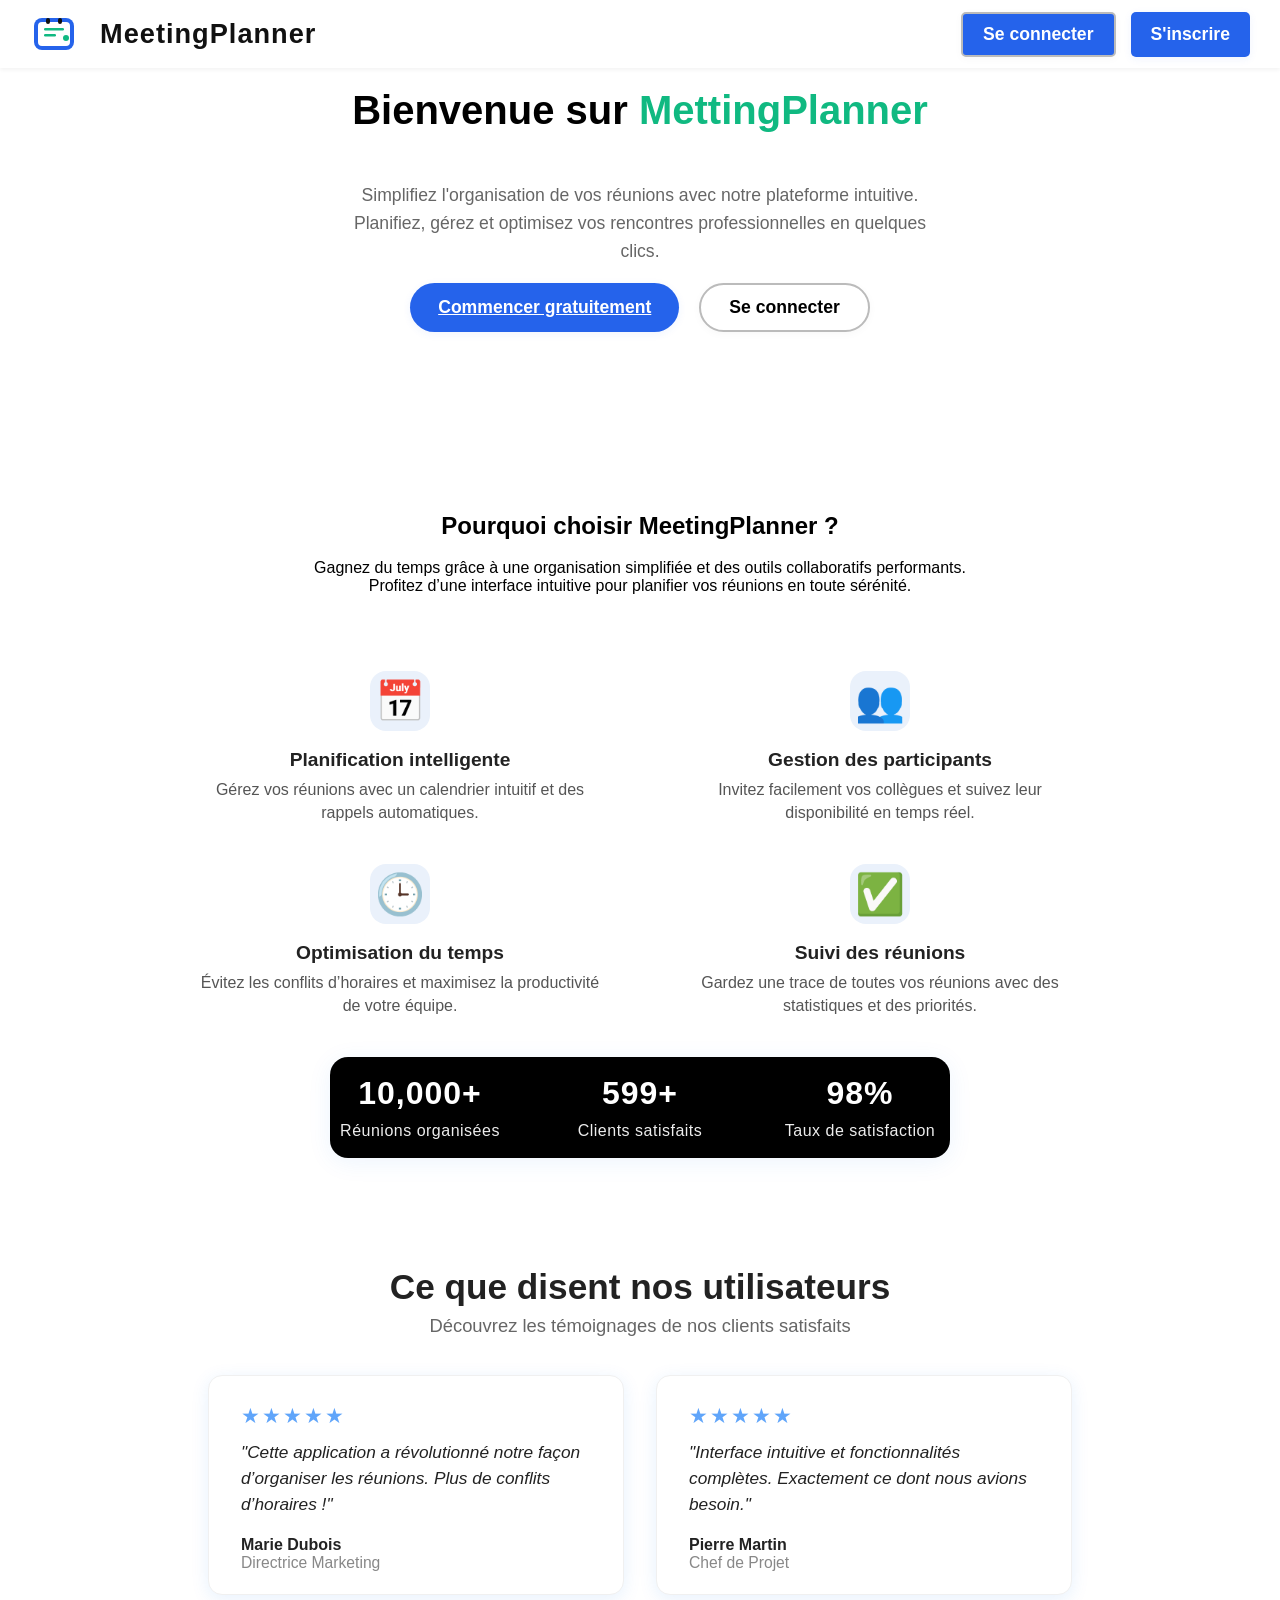
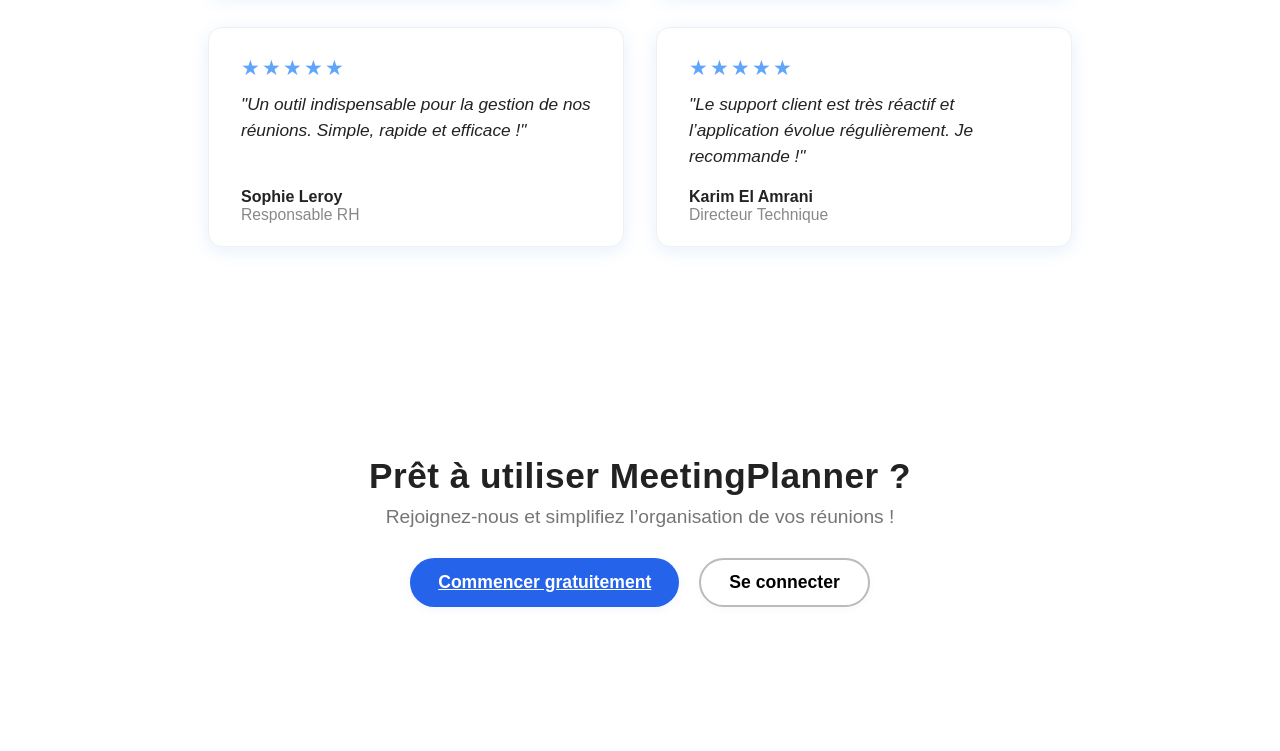
<file: projet gestion de reunion/index.html>
<!DOCTYPE html>
<html lang="fr">
<head>
    <meta charset="UTF-8">
    <title>Accueil BUTEC</title>
    <link rel="stylesheet" href="main.css">
</head>
<body>
    <div class="header">
        <div class="logo-section">
            <svg width="48" height="48" viewBox="0 0 48 48" fill="none" xmlns="http://www.w3.org/2000/svg" style="vertical-align:middle;">
              <rect x="4" y="8" width="40" height="32" rx="8" fill="#2563eb"/>
              <rect x="8" y="12" width="32" height="24" rx="4" fill="#fff"/>
              <rect x="14" y="18" width="20" height="2.5" rx="1.25" fill="#10b981"/>
              <rect x="14" y="24" width="12" height="2.5" rx="1.25" fill="#10b981"/>
              <circle cx="36" cy="28" r="3" fill="#10b981"/>
              <rect x="16" y="8" width="4" height="6" rx="2" fill="#111"/>
              <rect x="28" y="8" width="4" height="6" rx="2" fill="#111"/>
            </svg>
            <span style="font-family:Montserrat,sans-serif; font-size:1.7em; font-weight:700; color:#111; margin-left:12px; vertical-align:middle; letter-spacing:1px;">MeetingPlanner</span>
        </div>
        <div class="actions">
            <a href="login.php" class="btn-secondary" rel="noopener noreferrer">Se connecter</a>
            <a href="register.html" class="btn-primary" rel="noopener noreferrer">S'inscrire</a>
        </div>
    </div>
    
    <div class="main-content">
        <h1><span class="welcome-text">Bienvenue sur</span> <span class="app-name">MettingPlanner</span></h1>
        <div class="definition">
            <p>Simplifiez l'organisation de vos réunions avec notre plateforme intuitive.<br>Planifiez, gérez et optimisez vos rencontres professionnelles en quelques clics.</p>
        </div>
        <div class="cta-buttons">
            <a href="register.html" class="btn-primary" rel="noopener noreferrer">Commencer gratuitement</a>
            <a href="login.php" class="btn-secondary" rel="noopener noreferrer">Se connecter</a>
        </div>
        <div class="why-section">
            <h2>Pourquoi choisir MeetingPlanner&nbsp;?</h2>
            <p>Gagnez du temps grâce à une organisation simplifiée et des outils collaboratifs performants.<br>Profitez d’une interface intuitive pour planifier vos réunions en toute sérénité.</p>
        </div>
        <div class="features-grid">
            <div class="feature-block">
                <div class="feature-icon">📅</div>
                <div class="feature-title">Planification intelligente</div>
                <div class="feature-desc">Gérez vos réunions avec un calendrier intuitif et des rappels automatiques.</div>
            </div>
            <div class="feature-block">
                <div class="feature-icon">👥</div>
                <div class="feature-title">Gestion des participants</div>
                <div class="feature-desc">Invitez facilement vos collègues et suivez leur disponibilité en temps réel.</div>
            </div>
            <div class="feature-block">
                <div class="feature-icon">🕒</div>
                <div class="feature-title">Optimisation du temps</div>
                <div class="feature-desc">Évitez les conflits d’horaires et maximisez la productivité de votre équipe.</div>
            </div>
            <div class="feature-block">
                <div class="feature-icon">✅</div>
                <div class="feature-title">Suivi des réunions</div>
                <div class="feature-desc">Gardez une trace de toutes vos réunions avec des statistiques et des priorités.</div>
            </div>
        </div>
       
        <div class="stats-section">
    <div class="stat-block">
        <div class="stat-number">10,000+</div>
        <div class="stat-label">Réunions organisées</div>
    </div>
    <div class="stat-block">
        <div class="stat-number">599+</div>
        <div class="stat-label">Clients satisfaits</div>
    </div>
  
    <div class="stat-block">
        <div class="stat-number">98%</div>
        <div class="stat-label">Taux de satisfaction</div>
    </div>
</div>
    </div>
    <div class="avis-section">
        <h2 class="avis-titre">Ce que disent nos utilisateurs</h2>
        <div class="avis-soustitre">Découvrez les témoignages de nos clients satisfaits</div>
        <div class="avis-grid">
            <div class="avis-block">
                <div class="avis-stars">★★★★★</div>
                <div class="avis-text">
                    "Cette application a révolutionné notre façon d’organiser les réunions. Plus de conflits d’horaires !"
                </div>
                <div class="avis-user">
                    <span class="avis-nom">Marie Dubois</span><br>
                    <span class="avis-fonction">Directrice Marketing</span>
                </div>
            </div>
            <div class="avis-block">
                <div class="avis-stars">★★★★★</div>
                <div class="avis-text">
                    "Interface intuitive et fonctionnalités complètes. Exactement ce dont nous avions besoin."
                </div>
                <div class="avis-user">
                    <span class="avis-nom">Pierre Martin</span><br>
                    <span class="avis-fonction">Chef de Projet</span>
                </div>
            </div>
            <div class="avis-block">
                <div class="avis-stars">★★★★★</div>
                <div class="avis-text">
                    "Un outil indispensable pour la gestion de nos réunions. Simple, rapide et efficace !"
                </div>
                <div class="avis-user">
                    <span class="avis-nom">Sophie Leroy</span><br>
                    <span class="avis-fonction">Responsable RH</span>
                </div>
            </div>
            <div class="avis-block">
                <div class="avis-stars">★★★★★</div>
                <div class="avis-text">
                    "Le support client est très réactif et l’application évolue régulièrement. Je recommande !"
                </div>
                <div class="avis-user">
                    <span class="avis-nom">Karim El Amrani</span><br>
                    <span class="avis-fonction">Directeur Technique</span>
                </div>
            </div>
        </div>
    </div>
    <div class="cta-section">
   
    <div class="cta-accroche">
    <span class="cta-titre">Prêt à utiliser MeetingPlanner&nbsp;?</span>
    <span class="cta-soustitre">Rejoignez-nous et simplifiez l’organisation de vos réunions&nbsp;!</span>
    <div class="cta-buttons">
        <a href="register.html" class="btn-primary" rel="noopener noreferrer">Commencer gratuitement</a>
        <a href="login.php" class="btn-secondary" rel="noopener noreferrer">Se connecter</a>
    </div>
</div>
    </div>
</body>
</html>
</file>
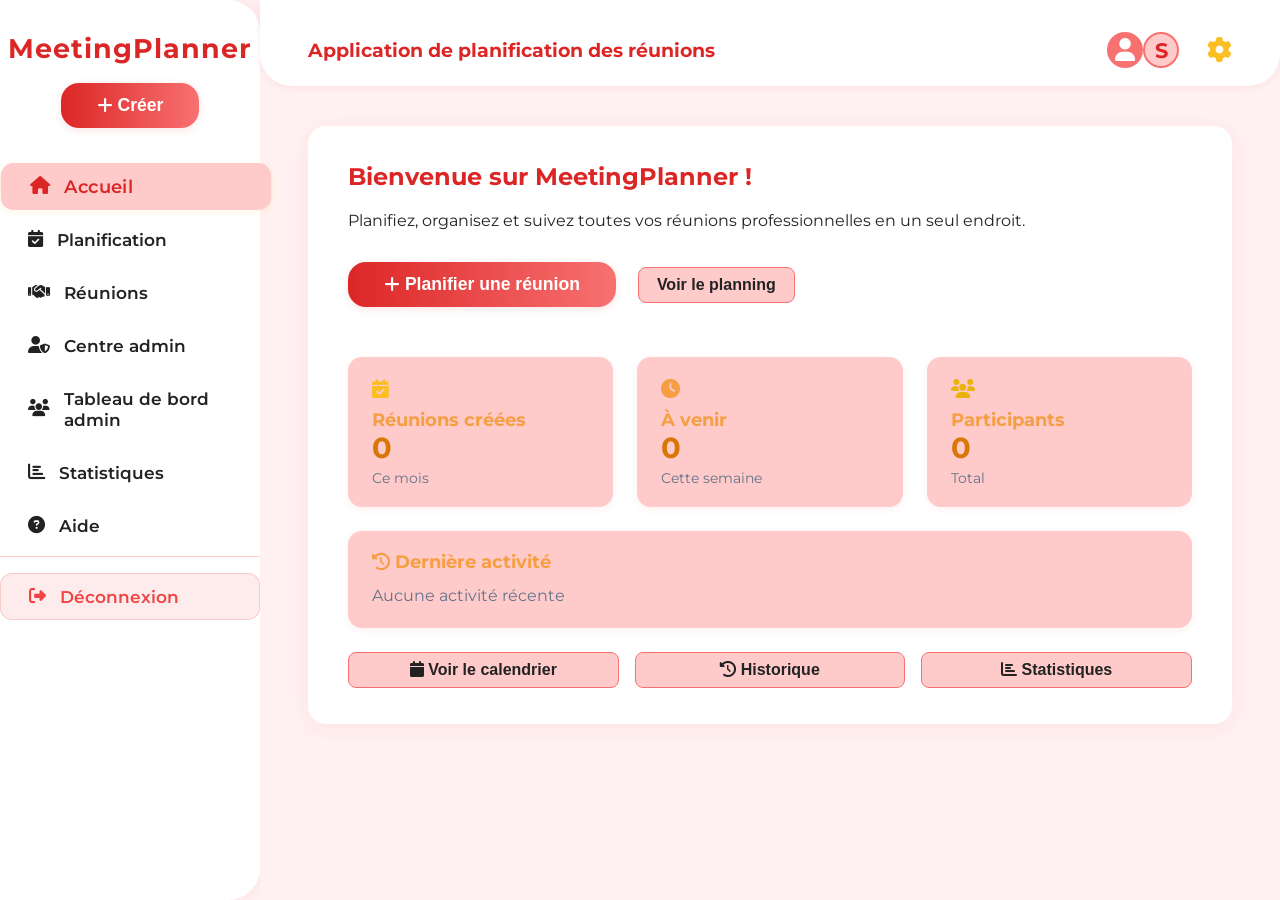
<file: projet gestion de reunion/dashboard.html>
<!DOCTYPE html>
<html lang="fr">
<head>
    <meta charset="UTF-8">
    <meta name="viewport" content="width=device-width, initial-scale=1.0">
    <title>MeetingPlanner - Dashboard</title>
    <link rel="stylesheet" href="dashboard.css">
    <link rel="stylesheet" href="https://cdnjs.cloudflare.com/ajax/libs/font-awesome/6.4.2/css/all.min.css">
</head>
<body>
    <div class="dashboard-wrapper">
        <aside class="sidebar">
            <div class="sidebar-header">
                <span class="sidebar-title">MeetingPlanner</span>
                <button class="btn-create" id="open-create-modal"><i class="fa fa-plus"></i> Créer</button>
            </div>
            <ul class="sidebar-menu">
                <li><a href="#" class="active" data-section="accueil"><i class="fa fa-home"></i> Accueil</a></li>
                <li><a href="#" data-section="planification"><i class="fa fa-calendar-check"></i> Planification</a></li>
                <li><a href="#" data-section="reunions"><i class="fa fa-handshake"></i> Réunions</a></li>
                <li><a href="#" data-section="centre-admin"><i class="fa fa-user-shield"></i> Centre admin</a></li>
                <li><a href="#" data-section="tableau-admin"><i class="fa fa-users"></i> Tableau de bord admin</a></li>
                <li><a href="#" data-section="statistiques"><i class="fa fa-chart-bar"></i> Statistiques</a></li>
                <li><a href="#" data-section="aide"><i class="fa fa-question-circle"></i> Aide</a></li>
                <li class="deconnexion-item"><a href="#" id="deconnexion-btn"><i class="fa fa-sign-out-alt"></i> Déconnexion</a></li>
            </ul>
        </aside>
        <main class="main-content">
            <header class="main-header">
                <span class="main-title">Application de planification des réunions</span>
                <div class="main-profile">
                    <span class="profile-icon"><i class="fa fa-user"></i></span>
                    <span class="profile-initial">S</span>
                    <span class="settings-icon" id="go-settings" style="margin-left:18px; cursor:pointer; font-size:1.3em; color:#fbbf24;" title="Paramètres"><i class="fa fa-cog"></i></span>
                </div>
            </header>
            <!-- Accueil -->
            <section id="accueil" class="section active">
                <div class="welcome-card">
                    <h1>Bienvenue sur MeetingPlanner !</h1>
                    <p>Planifiez, organisez et suivez toutes vos réunions professionnelles en un seul endroit.</p>
                    <div style="margin-top:32px;">
                        <button class="btn-create" id="open-create-modal-accueil"><i class="fa fa-plus"></i> Planifier une réunion</button>
                        <button class="btn-copy" style="margin-left:18px;">Voir le planning</button>
                    </div>
                    <div style="display:flex; gap:24px; margin-top:32px;">
                        <div class="stats-card" style="flex:1;">
                            <div style="font-size:1.2em; color:#fbbf24; margin-bottom:8px;"><i class="fa fa-calendar-check"></i></div>
                            <div style="font-size:1.1em; font-weight:bold; color:#f59e42;">Réunions créées</div>
                            <div style="font-size:1.8em; font-weight:bold; color:#d97706;">0</div>
                            <div style="font-size:0.9em; color:#64748b; margin-top:4px;">Ce mois</div>
                        </div>
                        <div class="stats-card" style="flex:1;">
                            <div style="font-size:1.2em; color:#f59e42; margin-bottom:8px;"><i class="fa fa-clock"></i></div>
                            <div style="font-size:1.1em; font-weight:bold; color:#f59e42;">À venir</div>
                            <div style="font-size:1.8em; font-weight:bold; color:#d97706;">0</div>
                            <div style="font-size:0.9em; color:#64748b; margin-top:4px;">Cette semaine</div>
                        </div>
                        <div class="stats-card" style="flex:1;">
                            <div style="font-size:1.2em; color:#eab308; margin-bottom:8px;"><i class="fa fa-users"></i></div>
                            <div style="font-size:1.1em; font-weight:bold; color:#f59e42;">Participants</div>
                            <div style="font-size:1.8em; font-weight:bold; color:#d97706;">0</div>
                            <div style="font-size:0.9em; color:#64748b; margin-top:4px;">Total</div>
                        </div>
                    </div>
                    <div class="stats-card" style="margin-top:24px;">
                        <div style="font-size:1.1em; font-weight:bold; color:#f59e42; margin-bottom:12px;"><i class="fa fa-history"></i> Dernière activité</div>
                        <div style="color:#64748b; line-height:1.5;">
                            <div>Aucune activité récente</div>
                        </div>
                    </div>
                    <div style="display:flex; gap:16px; margin-top:24px;">
                        <button class="btn-copy" style="flex:1;"><i class="fa fa-calendar"></i> Voir le calendrier</button>
                        <button class="btn-copy" style="flex:1;"><i class="fa fa-history"></i> Historique</button>
                        <button class="btn-copy" style="flex:1;"><i class="fa fa-chart-bar"></i> Statistiques</button>
                    </div>
                </div>
            </section>
            <!-- Planification -->
            <section id="planification" class="section">
                <div class="planif-header">
                    <h2>Planification <span class="info-icon" title="Gérez vos réunions à venir"><i class="fa fa-question-circle"></i></span></h2>
                    <input type="text" class="search-bar" placeholder="Rechercher une réunion à venir">
                </div>
                <div style="margin-bottom:24px;">
                    <button class="btn-create" id="open-create-modal-planif"><i class="fa fa-plus"></i> Créer une réunion</button>
                </div>
                <div class="meeting-list">
                    <div class="meeting-card">
                        <div class="meeting-card-left"></div>
                        <div class="meeting-card-content">
                            <div class="meeting-title-row">
                                <span class="meeting-title"><b>Réunion projet Alpha</b></span>
                                <span style="margin-left:auto; color:#64748b;">10 juin 2024, 10:00</span>
                            </div>
                            <div class="meeting-details">Google Meet · En ligne · Participants : Sarah, Ali, Samira</div>
                            <div class="meeting-actions">
                                <a href="#" class="meeting-link">Voir</a>
                                <button class="btn-copy">Annuler</button>
                            </div>
                        </div>
                    </div>
                    <div class="meeting-card">
                        <div class="meeting-card-left"></div>
                        <div class="meeting-card-content">
                            <div class="meeting-title-row">
                                <span class="meeting-title"><b>Réunion d'équipe</b></span>
                                <span style="margin-left:auto; color:#64748b;">12 juin 2024, 14:00</span>
                            </div>
                            <div class="meeting-details">Teams · Salle 2 · Participants : Équipe projet</div>
                            <div class="meeting-actions">
                                <a href="#" class="meeting-link">Voir</a>
                                <button class="btn-copy">Annuler</button>
                            </div>
                        </div>
                    </div>
                </div>
            </section>
            <!-- Réunions -->
            <section id="reunions" class="section">
                <div class="welcome-card">
                    <h2>Historique des réunions</h2>
                    <table style="width:100%; border-collapse:collapse; margin-top:18px;">
                        <thead>
                            <tr style="background:#fffbe6; color:#f59e42;">
                                <th style="padding:10px 8px; text-align:left;">Titre</th>
                                <th style="padding:10px 8px; text-align:left;">Date</th>
                                <th style="padding:10px 8px; text-align:left;">Statut</th>
                                <th style="padding:10px 8px; text-align:left;">Actions</th>
                            </tr>
                        </thead>
                        <tbody>
                            <tr>
                                <td>Réunion projet Alpha</td>
                                <td>05 juin 2024, 09:00</td>
                                <td><span style="color:#64748b; font-weight:bold;">Terminée</span></td>
                                <td><a href="#" class="meeting-link">Voir les détails</a></td>
                            </tr>
                            <tr>
                                <td>Réunion d'équipe</td>
                                <td>01 juin 2024, 14:00</td>
                                <td><span style="color:#64748b; font-weight:bold;">Terminée</span></td>
                                <td><a href="#" class="meeting-link">Voir les détails</a></td>
                            </tr>
                        </tbody>
                    </table>
                </div>
            </section>
            <!-- Centre admin -->
            <section id="centre-admin" class="section">
                <div class="welcome-card">
                    <h2>Gestion des utilisateurs</h2>
                    <table style="width:100%; border-collapse:collapse; margin-top:18px;">
                        <thead>
                            <tr style="background:#fffbe6; color:#f59e42;">
                                <th style="padding:10px 8px; text-align:left;">Nom</th>
                                <th style="padding:10px 8px; text-align:left;">Email</th>
                                <th style="padding:10px 8px; text-align:left;">Rôle</th>
                                <th style="padding:10px 8px; text-align:left;">Actions</th>
                            </tr>
                        </thead>
                        <tbody>
                        </tbody>
                    </table>
                    <div style="margin-top:24px;">
                        <button class="btn-create" id="btn-ajouter-user"><i class="fa fa-user-plus"></i> Ajouter un utilisateur</button>
                    </div>
                </div>
            </section>
            <!-- Tableau admin -->
            <section id="tableau-admin" class="section">
                <div class="welcome-card">
                    <h2>Tableau de bord admin</h2>
                    <div style="display:flex; gap:32px; margin-top:32px;">
                        <div style="background:#fffbe6; border-radius:14px; padding:24px 32px; box-shadow:0 2px 8px #fbbf2422;">
                            <div style="font-size:2em; color:#fbbf24;"><i class="fa fa-users"></i></div>
                            <div style="font-size:1.3em; font-weight:bold;">0</div>
                            <div>Utilisateurs inscrits</div>
                        </div>
                        <div style="background:#fffbe6; border-radius:14px; padding:24px 32px; box-shadow:0 2px 8px #fbbf2422;">
                            <div style="font-size:2em; color:#f59e42;"><i class="fa fa-calendar-check"></i></div>
                            <div style="font-size:1.3em; font-weight:bold;">0</div>
                            <div>Réunions créées</div>
                        </div>
                        <div style="background:#fffbe6; border-radius:14px; padding:24px 32px; box-shadow:0 2px 8px #fbbf2422;">
                            <div style="font-size:2em; color:#eab308;"><i class="fa fa-chart-bar"></i></div>
                            <div style="font-size:1.3em; font-weight:bold;">0%</div>
                            <div>Taux de participation</div>
                        </div>
                    </div>
                    <div style="margin-top:32px;">
                        <div style="background:#fffbe6; border-radius:14px; padding:24px 32px; box-shadow:0 2px 8px #fbbf2422;">
                            <div style="font-size:1.1em; color:#64748b;">Dernières activités :</div>
                            <ul style="margin:0; padding-left:18px;">
                                <li>Aucune activité récente</li>
                            </ul>
                        </div>
                    </div>
                </div>
            </section>
            <!-- Statistiques -->
            <section id="statistiques" class="section">
                <div class="welcome-card">
                    <h2>Statistiques</h2>
                    
                    <!-- Statistiques générales -->
                    <div style="display:flex; gap:24px; margin-top:24px; flex-wrap:wrap;">
                        <div style="background:#fffbe6; border-radius:14px; padding:20px 24px; box-shadow:0 2px 8px #fbbf2422; flex:1; min-width:200px;">
                            <div style="font-size:1.1em; color:#64748b; margin-bottom:8px;">Total réunions</div>
                            <div style="font-size:2em; font-weight:bold; color:#f59e42;" id="stat-total-reunions">0</div>
                            <div style="font-size:0.9em; color:#64748b; margin-top:4px;">Toutes réunions confondues</div>
                        </div>
                        <div style="background:#fffbe6; border-radius:14px; padding:20px 24px; box-shadow:0 2px 8px #fbbf2422; flex:1; min-width:200px;">
                            <div style="font-size:1.1em; color:#64748b; margin-bottom:8px;">Réunions actives</div>
                            <div style="font-size:2em; font-weight:bold; color:#22c55e;" id="stat-reunions-actives">0</div>
                            <div style="font-size:0.9em; color:#64748b; margin-top:4px;">En cours de planification</div>
                        </div>
                        <div style="background:#fffbe6; border-radius:14px; padding:20px 24px; box-shadow:0 2px 8px #fbbf2422; flex:1; min-width:200px;">
                            <div style="font-size:1.1em; color:#64748b; margin-bottom:8px;">Taux d'annulation</div>
                            <div style="font-size:2em; font-weight:bold; color:#ef4444;" id="stat-taux-annulation">0%</div>
                            <div style="font-size:0.9em; color:#64748b; margin-top:4px;">Réunions annulées</div>
                        </div>
                        <div style="background:#fffbe6; border-radius:14px; padding:20px 24px; box-shadow:0 2px 8px #fbbf2422; flex:1; min-width:200px;">
                            <div style="font-size:1.1em; color:#64748b; margin-bottom:8px;">Utilisateurs</div>
                            <div style="font-size:2em; font-weight:bold; color:#fbbf24;" id="stat-total-utilisateurs">0</div>
                            <div style="font-size:0.9em; color:#64748b; margin-top:4px;">Inscrits au système</div>
                        </div>
                    </div>

                    <!-- Graphiques -->
                    <div style="display:flex; gap:32px; margin-top:32px; flex-wrap:wrap;">
                        <div style="background:#fffbe6; border-radius:14px; padding:24px 32px; box-shadow:0 2px 8px #fbbf2422; flex:1; min-width:300px;">
                            <div style="font-size:1.1em; color:#64748b; margin-bottom:16px;">Réunions par mois</div>
                            <div id="graphique-mois" style="height:120px; display:flex; align-items:end; gap:8px; margin-top:16px;"></div>
                        </div>
                        <div style="background:#fffbe6; border-radius:14px; padding:24px 32px; box-shadow:0 2px 8px #fbbf2422; flex:1; min-width:300px;">
                            <div style="font-size:1.1em; color:#64748b; margin-bottom:16px;">Types de réunions</div>
                            <div id="graphique-types" style="height:120px; display:flex; align-items:end; gap:8px; margin-top:16px;"></div>
                        </div>
                    </div>

                    <!-- Répartition par jour de la semaine -->
                    <div style="background:#fffbe6; border-radius:14px; padding:24px 32px; box-shadow:0 2px 8px #fbbf2422; margin-top:24px;">
                        <div style="font-size:1.1em; color:#64748b; margin-bottom:16px;">Répartition par jour de la semaine</div>
                        <div id="graphique-jours" style="height:100px; display:flex; align-items:end; gap:12px; margin-top:16px;"></div>
                    </div>

                    <!-- Top 5 des réunions les plus récentes -->
                    <div style="background:#fffbe6; border-radius:14px; padding:24px 32px; box-shadow:0 2px 8px #fbbf2422; margin-top:24px;">
                        <div style="font-size:1.1em; color:#64748b; margin-bottom:16px;">Réunions récentes</div>
                        <div id="liste-recentes" style="margin-top:16px;">
                            <div style="color:#64748b; font-style:italic;">Aucune réunion récente</div>
                        </div>
                    </div>
                </div>
            </section>
            <!-- Aide -->
            <section id="aide" class="section">
                <div class="aide-container">
                    <div class="aide-header">
                        <h2><i class="fa fa-question-circle"></i> Centre d'aide</h2>
                        <p class="aide-subtitle">Trouvez rapidement les réponses à vos questions</p>
                    </div>
                    
                    <div class="aide-search">
                        <div class="search-box">
                            <i class="fa fa-search"></i>
                            <input type="text" placeholder="Rechercher dans l'aide..." id="aide-search-input">
                        </div>
                    </div>
                    
                    <div class="aide-categories">
                        <div class="category-card" data-target="#faq-planification">
                            <div class="category-icon">
                                <i class="fa fa-calendar-plus"></i>
                            </div>
                            <h3>Planification</h3>
                            <p>Apprenez à créer et gérer vos réunions</p>
                        </div>
                        <div class="category-card" data-target="#faq-participants">
                            <div class="category-icon">
                                <i class="fa fa-users"></i>
                            </div>
                            <h3>Participants</h3>
                            <p>Gérez les invitations et les participants</p>
                        </div>
                        <div class="category-card" data-target="#faq-parametres">
                            <div class="category-icon">
                                <i class="fa fa-cog"></i>
                            </div>
                            <h3>Paramètres</h3>
                            <p>Personnalisez votre expérience</p>
                        </div>
                        <div class="category-card" data-target="#faq-securite">
                            <div class="category-icon">
                                <i class="fa fa-shield-alt"></i>
                            </div>
                            <h3>Sécurité</h3>
                            <p>Protégez vos données et votre compte</p>
                        </div>
                    </div>
                    
                    <div class="faq-section">
                        <h3><i class="fa fa-lightbulb"></i> Questions fréquentes</h3>
                        <div class="faq-list">
                            <div class="faq-item" id="faq-planification" data-categorie="planification">
                                <div class="faq-question">
                                    <span>Comment planifier une réunion ?</span>
                                    <i class="fa fa-chevron-down"></i>
                                </div>
                                <div class="faq-answer">
                                    <p>Pour planifier une réunion, suivez ces étapes simples :</p>
                                    <div class="faq-steps">
                                        <div class="step">
                                            <span class="step-number">1</span>
                                            <span>Cliquez sur le bouton <strong>"Créer"</strong> dans la barre latérale ou sur <strong>"Planifier une réunion"</strong> depuis l'accueil</span>
                                        </div>
                                        <div class="step">
                                            <span class="step-number">2</span>
                                            <span>Remplissez le formulaire avec : <strong>titre</strong>, <strong>date</strong>, <strong>heure</strong>, <strong>type</strong> (En ligne/Présentiel/Mixte) et <strong>description</strong></span>
                                        </div>
                                        <div class="step">
                                            <span class="step-number">3</span>
                                            <span>Cliquez sur <strong>"Créer"</strong> pour finaliser la planification</span>
                                        </div>
                                    </div>
                                    <p><strong>Note :</strong> Votre réunion sera automatiquement visible dans la section "Planification" et apparaîtra dans les statistiques.</p>
                                </div>
                            </div>
                            
                            <div class="faq-item" id="faq-participants" data-categorie="participants">
                                <div class="faq-question">
                                    <span>Comment modifier une réunion existante ?</span>
                                    <i class="fa fa-chevron-down"></i>
                                </div>
                                <div class="faq-answer">
                                    <p>Pour modifier une réunion existante :</p>
                                    <div class="faq-steps">
                                        <div class="step">
                                            <span class="step-number">1</span>
                                            <span>Allez dans la section <strong>"Planification"</strong> depuis le menu latéral</span>
                                        </div>
                                        <div class="step">
                                            <span class="step-number">2</span>
                                            <span>Trouvez la réunion que vous souhaitez modifier dans la liste</span>
                                        </div>
                                        <div class="step">
                                            <span class="step-number">3</span>
                                            <span>Cliquez sur <strong>"Voir"</strong> pour accéder aux détails</span>
                                        </div>
                                        <div class="step">
                                            <span class="step-number">4</span>
                                            <span>Cliquez sur <strong>"Modifier"</strong> pour éditer les informations</span>
                                        </div>
                                    </div>
                                    <p><strong>Informations modifiables :</strong> titre, date, heure, type de réunion, description</p>
                                    <p><strong>Note :</strong> Les modifications sont sauvegardées automatiquement et visibles immédiatement.</p>
                                </div>
                            </div>
                            
                            <div class="faq-item" id="faq-parametres" data-categorie="parametres">
                                <div class="faq-question">
                                    <span>Comment annuler une réunion ?</span>
                                    <i class="fa fa-chevron-down"></i>
                                </div>
                                <div class="faq-answer">
                                    <p>Pour annuler une réunion :</p>
                                    <div class="faq-steps">
                                        <div class="step">
                                            <span class="step-number">1</span>
                                            <span>Accédez à la section <strong>"Planification"</strong></span>
                                        </div>
                                        <div class="step">
                                            <span class="step-number">2</span>
                                            <span>Localisez la réunion que vous souhaitez annuler</span>
                                        </div>
                                        <div class="step">
                                            <span class="step-number">3</span>
                                            <span>Cliquez sur le bouton <strong>"Annuler"</strong> à côté de la réunion</span>
                                        </div>
                                    </div>
                                    <p><strong>Ce qui se passe après l'annulation :</strong></p>
                                    <ul style="margin: 16px 0; padding-left: 20px; color: var(--text-secondary);">
                                        <li>La réunion disparaît de la liste "Planification"</li>
                                        <li>Elle apparaît dans l'<strong>"Historique"</strong> avec le statut "Annulée"</li>
                                        <li>Les statistiques sont mises à jour automatiquement</li>
                                        <li>Le taux d'annulation est recalculé</li>
                                    </ul>
                                    <p><strong>Note :</strong> L'annulation est définitive mais la réunion reste visible dans l'historique pour traçabilité.</p>
                                </div>
                            </div>
                            
                            <div class="faq-item" id="faq-securite" data-categorie="securite">
                                <div class="faq-question">
                                    <span>Comment voir mes réunions passées ?</span>
                                    <i class="fa fa-chevron-down"></i>
                                </div>
                                <div class="faq-answer">
                                    <p>Pour consulter l'historique de vos réunions :</p>
                                    <div class="faq-steps">
                                        <div class="step">
                                            <span class="step-number">1</span>
                                            <span>Cliquez sur <strong>"Réunions"</strong> dans le menu latéral</span>
                                        </div>
                                        <div class="step">
                                            <span class="step-number">2</span>
                                            <span>Vous verrez un tableau avec toutes vos réunions</span>
                                        </div>
                                        <div class="step">
                                            <span class="step-number">3</span>
                                            <span>Cliquez sur <strong>"Voir les détails"</strong> pour plus d'informations</span>
                                        </div>
                                    </div>
                                    <p><strong>Informations disponibles dans l'historique :</strong></p>
                                    <ul style="margin: 16px 0; padding-left: 20px; color: var(--text-secondary);">
                                        <li><strong>Titre</strong> de la réunion</li>
                                        <li><strong>Date et heure</strong> programmées</li>
                                        <li><strong>Statut</strong> : Active (verte) ou Annulée (rouge)</li>
                                        <li><strong>Actions</strong> pour voir les détails complets</li>
                                    </ul>
                                    <p><strong>Note :</strong> L'historique inclut toutes les réunions créées, qu'elles soient actives ou annulées, triées par date de création.</p>
                                </div>
                            </div>
                            
                            <div class="faq-item">
                                <div class="faq-question">
                                    <span>Comment contacter le support ?</span>
                                    <i class="fa fa-chevron-down"></i>
                                </div>
                                <div class="faq-answer">
                                    <p>Notre équipe support est disponible pour vous aider avec toute question ou problème :</p>
                                    <div class="contact-info">
                                        <div class="contact-item">
                                            <i class="fa fa-envelope"></i>
                                            <a href="mailto:support@meetingplanner.com">support@meetingplanner.com</a>
                                        </div>
                                        <div class="contact-item">
                                            <i class="fa fa-phone"></i>
                                            <span>+33 1 23 45 67 89</span>
                                        </div>
                                        <div class="contact-item">
                                            <i class="fa fa-clock"></i>
                                            <span>Lun-Ven 9h-18h (UTC+1)</span>
                                        </div>
                                    </div>
                                    <p><strong>Méthodes de contact :</strong></p>
                                    <ul style="margin: 16px 0; padding-left: 20px; color: var(--text-secondary);">
                                        <li><strong>Email :</strong> Réponse sous 24h en jours ouvrables</li>
                                        <li><strong>Téléphone :</strong> Support direct pendant les horaires d'ouverture</li>
                                        <li><strong>Chat :</strong> Cliquez sur le bouton "Contacter le support" ci-dessous</li>
                                    </ul>
                                    <p><strong>Types d'assistance :</strong> Problèmes techniques, questions sur les fonctionnalités, demandes de formation, suggestions d'amélioration</p>
                                </div>
                            </div>
                        </div>
                    </div>
                    
                    <div class="aide-footer">
                        <div class="support-card">
                            <div class="support-icon">
                                <i class="fa fa-headset"></i>
                            </div>
                            <div class="support-content">
                                <h4>Besoin d'aide supplémentaire ?</h4>
                                <p>Notre équipe support est là pour vous aider</p>
                                <button class="btn-support">
                                    <i class="fa fa-comments"></i>
                                    Contacter le support
                                </button>
                            </div>
                        </div>
                    </div>
                </div>
            </section>
            <!-- Paramètres -->
            <section id="parametres" class="section">
                <div class="welcome-card">
                    <h2>Paramètres</h2>
                    <div style="display:flex; gap:32px; margin-top:24px;">
                        <div style="flex:1;">
                            <h3 style="color:#f59e42; margin-bottom:16px;"><i class="fa fa-user"></i> Profil utilisateur</h3>
                            <div class="param-section">
                                <div style="margin-bottom:12px;">
                                    <label style="font-weight:600; color:#374151;">Nom complet</label><br>
                                    <input type="text" value="Sarah Dupont" style="width:100%; padding:8px 12px; border-radius:8px; border:1.5px solid #fbbf24; margin-top:4px;">
                                </div>
                                <div style="margin-bottom:12px;">
                                    <label style="font-weight:600; color:#374151;">Email</label><br>
                                    <input type="email" value="sarah.dupont@email.com" style="width:100%; padding:8px 12px; border-radius:8px; border:1.5px solid #fbbf24; margin-top:4px;">
                                </div>
                                <div style="margin-bottom:16px;">
                                    <label style="font-weight:600; color:#374151;">Fuseau horaire</label><br>
                                    <select style="width:100%; padding:8px 12px; border-radius:8px; border:1.5px solid #fbbf24; margin-top:4px;">
                                        <option>Europe/Paris (UTC+1)</option>
                                        <option>UTC</option>
                                        <option>America/New_York</option>
                                    </select>
                                </div>
                                <button class="btn-create" style="font-size:0.9em;"><i class="fa fa-save"></i> Sauvegarder</button>
                            </div>
                        </div>
                        <div style="flex:1;">
                            <h3 style="color:#f59e42; margin-bottom:16px;"><i class="fa fa-bell"></i> Notifications</h3>
                            <div class="param-section">
                                <div style="margin-bottom:12px;">
                                    <label style="display:flex; align-items:center; gap:8px; cursor:pointer;">
                                        <input type="checkbox" checked style="width:16px; height:16px;">
                                        <span style="font-weight:600; color:#374151;">Notifications par email</span>
                                    </label>
                                </div>
                                <div style="margin-bottom:12px;">
                                    <label style="display:flex; align-items:center; gap:8px; cursor:pointer;">
                                        <input type="checkbox" checked style="width:16px; height:16px;">
                                        <span style="font-weight:600; color:#374151;">Rappels avant réunion</span>
                                    </label>
                                </div>
                                <div style="margin-bottom:12px;">
                                    <label style="display:flex; align-items:center; gap:8px; cursor:pointer;">
                                        <input type="checkbox" style="width:16px; height:16px;">
                                        <span style="font-weight:600; color:#374151;">Notifications push</span>
                                    </label>
                                </div>
                                <div style="margin-bottom:16px;">
                                    <label style="font-weight:600; color:#374151;">Rappel (minutes avant)</label><br>
                                    <select style="width:100%; padding:8px 12px; border-radius:8px; border:1.5px solid #fbbf24; margin-top:4px;">
                                        <option>15 minutes</option>
                                        <option>30 minutes</option>
                                        <option>1 heure</option>
                                    </select>
                                </div>
                                <button class="btn-create" style="font-size:0.9em;"><i class="fa fa-save"></i> Sauvegarder</button>
                            </div>
                        </div>
                    </div>
                    <div style="display:flex; gap:32px;">
                        <div style="flex:1;">
                            <h3 style="color:#f59e42; margin-bottom:16px;"><i class="fa fa-palette"></i> Apparence</h3>
                            <div class="param-section">
                                <div style="margin-bottom:12px;">
                                    <label style="font-weight:600; color:#374151;">Thème</label><br>
                                    <select style="width:100%; padding:8px 12px; border-radius:8px; border:1.5px solid #fbbf24; margin-top:4px;">
                                        <option>Clair</option>
                                        <option>Sombre</option>
                                        <option>Auto</option>
                                    </select>
                                </div>
                                <div style="margin-bottom:12px;">
                                    <label style="font-weight:600; color:#374151;">Langue</label><br>
                                    <select id="language-select" style="width:100%; padding:8px 12px; border-radius:8px; border:1.5px solid #fbbf24; margin-top:4px;">
                                        <option value="fr">Français</option>
                                        <option value="en">English</option>
                                        <option value="es">Español</option>
                                    </select>
                                </div>
                                <button class="btn-create" style="font-size:0.9em;"><i class="fa fa-save"></i> Sauvegarder</button>
                            </div>
                        </div>
                        <div style="flex:1;">
                            <h3 style="color:#f59e42; margin-bottom:16px;"><i class="fa fa-shield-alt"></i> Sécurité</h3>
                            <div class="param-section">
                                <div style="margin-bottom:12px;">
                                    <label style="font-weight:600; color:#374151;">Mot de passe actuel</label><br>
                                    <input type="password" style="width:100%; padding:8px 12px; border-radius:8px; border:1.5px solid #fbbf24; margin-top:4px;">
                                </div>
                                <div style="margin-bottom:12px;">
                                    <label style="font-weight:600; color:#374151;">Nouveau mot de passe</label><br>
                                    <input type="password" style="width:100%; padding:8px 12px; border-radius:8px; border:1.5px solid #fbbf24; margin-top:4px;">
                                </div>
                                <div style="margin-bottom:16px;">
                                    <label style="font-weight:600; color:#374151;">Confirmer le mot de passe</label><br>
                                    <input type="password" style="width:100%; padding:8px 12px; border-radius:8px; border:1.5px solid #fbbf24; margin-top:4px;">
                                </div>
                                <button class="btn-create" style="font-size:0.9em;"><i class="fa fa-key"></i> Changer le mot de passe</button>
                            </div>
                        </div>
                    </div>
                </div>
            </section>
            <!-- Modal de création de réunion -->
            <div id="modal-create" style="display:none; position:fixed; top:0; left:0; width:100vw; height:100vh; background:rgba(0,0,0,0.25); z-index:1000; align-items:center; justify-content:center;">
                <div style="background:#fff; border-radius:18px; box-shadow:0 4px 24px rgba(0,0,0,0.13); padding:36px 32px; min-width:320px; max-width:90vw; margin:auto;">
                    <h2 style="color:#f59e42; margin-top:0;">Créer une réunion</h2>
                    <form id="form-create-meeting">
                        <div style="margin-bottom:14px;">
                            <label for="titre">Titre de la réunion</label><br>
                            <input type="text" id="titre" name="titre" required style="width:100%; padding:8px 10px; border-radius:8px; border:1.5px solid #fbbf24;">
                        </div>
                        <div style="margin-bottom:14px;">
                            <label for="date">Date</label><br>
                            <input type="date" id="date" name="date" required style="width:100%; padding:8px 10px; border-radius:8px; border:1.5px solid #fbbf24;">
                        </div>
                        <div style="margin-bottom:14px;">
                            <label for="heure">Heure</label><br>
                            <input type="time" id="heure" name="heure" required style="width:100%; padding:8px 10px; border-radius:8px; border:1.5px solid #fbbf24;">
                        </div>
                        <div style="margin-bottom:18px;">
                            <label for="type">Type de réunion</label><br>
                            <select id="type" name="type" required style="width:100%; padding:8px 10px; border-radius:8px; border:1.5px solid #fbbf24;">
                                <option value="">Sélectionner</option>
                                <option value="En ligne">En ligne</option>
                                <option value="Présentiel">Présentiel</option>
                                <option value="Mixte">Mixte</option>
                            </select>
                        </div>
                        <div style="margin-bottom:14px;">
                            <label for="description">Description</label><br>
                            <textarea id="description" name="description" rows="3" style="width:100%; padding:8px 10px; border-radius:8px; border:1.5px solid #fbbf24; resize:vertical;" placeholder="Description de la réunion..."></textarea>
                        </div>
                        <div style="text-align:right;">
                            <button type="button" id="close-modal-create" class="btn-annuler">Annuler</button>
                            <button type="submit" class="btn-create"><i class="fa fa-check"></i> Créer</button>
                        </div>
                    </form>
                </div>
            </div>
        </main>
    </div>
    <script src="dashboard.js"></script>
</body>
</html>
</file>
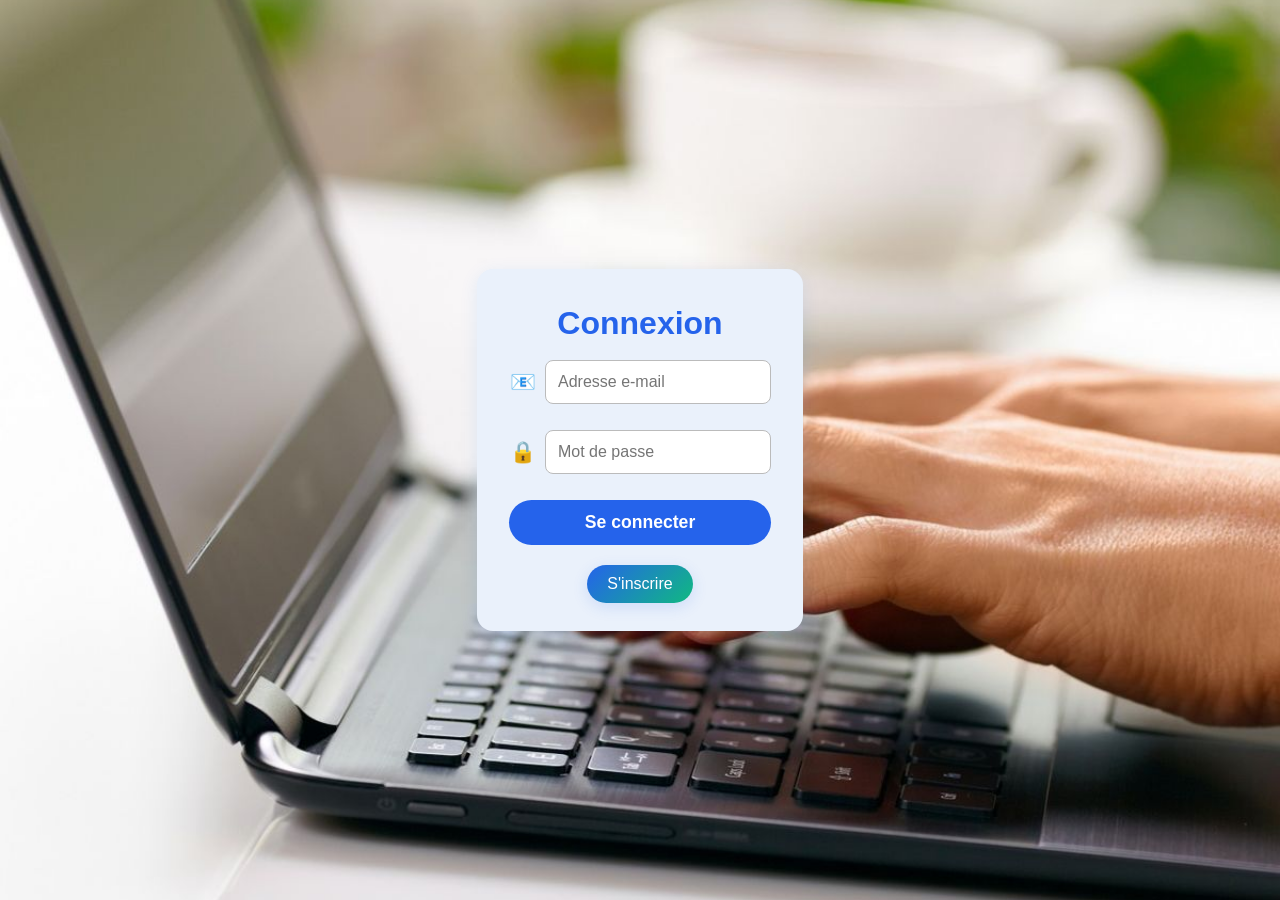
<file: projet gestion de reunion/login.html>
<!DOCTYPE html>
<html lang="fr">
<head>
    <meta charset="UTF-8">
    <title>Connexion - MeetingPlanner</title>
    <link rel="stylesheet" href="main.css">
    <link rel="stylesheet" href="login.css">
</head>
<body>
    <div class="login-container">
        <div class="login-title">Connexion</div>
        <form class="login-form" id="loginForm" method="POST" action="login.php">
            <div class="input-group"><span class="input-emoji">📧</span><input type="email" name="adresse" id="login-email" placeholder="Adresse e-mail" required></div>
            <div class="input-group"><span class="input-emoji">🔒</span><input type="password" name="password" id="login-password" placeholder="Mot de passe" required></div>
            <button type="submit">Se connecter</button>
            <div id="login-error" style="color: #d32f2f; margin-top: 10px; display: none;"></div>
        </form>
        <script>
        // Affiche l'erreur passée en paramètre GET ?error=...
        const params = new URLSearchParams(window.location.search);
        if(params.has('error')) {
            const err = decodeURIComponent(params.get('error'));
            const div = document.getElementById('login-error');
            div.textContent = err;
            div.style.display = 'block';
        }
        </script>
        <div style="margin-top: 20px; text-align: center;">
            <a href="register.html" style="
                display: inline-block;
                padding: 10px 20px;
                background: linear-gradient(135deg, #2563eb 0%, #10b981 100%);
                color: white;
                text-decoration: none;
                border-radius: 25px;
                font-weight: 500;
                box-shadow: 0 4px 15px rgba(37,99,235,0.15);
                transition: all 0.3s ease;
                border: none;
                cursor: pointer;
            " onmouseover="this.style.transform='translateY(-2px)'; this.style.boxShadow='0 6px 20px rgba(16,185,129,0.18)'" 
               onmouseout="this.style.transform='translateY(0)'; this.style.boxShadow='0 4px 15px rgba(37,99,235,0.15)'">
                S'inscrire
            </a>
        </div>
    </div>
    <script src="js/login.js"></script>
</body>
</html>
</file>
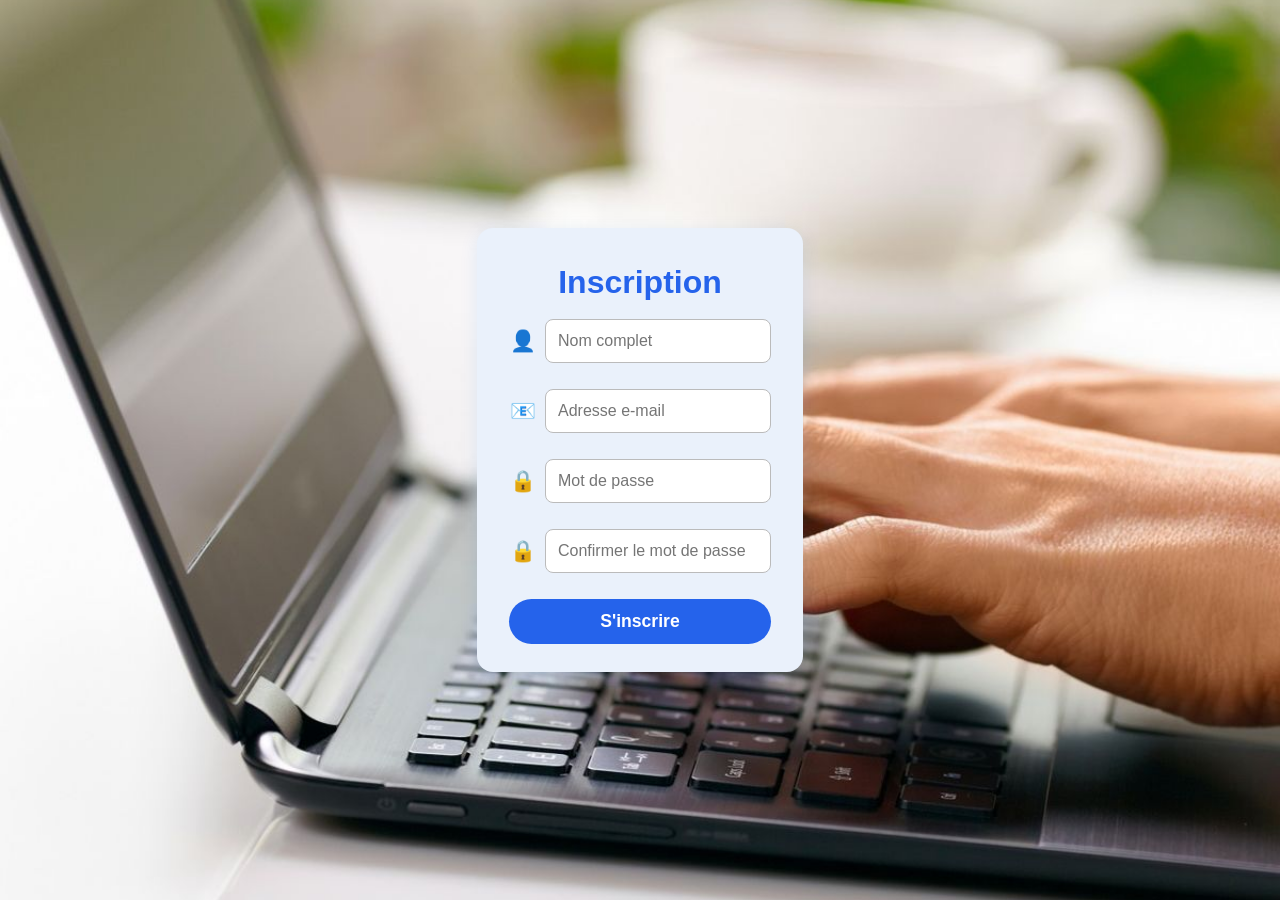
<file: projet gestion de reunion/register.html>
<!DOCTYPE html>
<html lang="fr">
<head>
    <meta charset="UTF-8">
    <title>Inscription - MeetingPlanner</title>
    <link rel="stylesheet" href="main.css">
    <link rel="stylesheet" href="login.css">
</head>
<body>
    <div class="login-container">
        <div class="login-title">Inscription</div>
        <form class="login-form" id="registerForm" method="POST" action="register.php">
            <div class="input-group"><span class="input-emoji">👤</span><input type="text" name="fullname" id="fullname" placeholder="Nom complet" required></div>
            <div class="input-group"><span class="input-emoji">📧</span><input type="email" name="adresse" id="reg-email" placeholder="Adresse e-mail" required></div>
            <div class="input-group"><span class="input-emoji">🔒</span><input type="password" name="password" id="reg-password" placeholder="Mot de passe" required></div>
            <div class="input-group"><span class="input-emoji">🔒</span><input type="password" name="confirm" id="reg-confirm" placeholder="Confirmer le mot de passe" required></div>
            <button type="submit">S'inscrire</button>
            <div id="register-error" style="color: #d32f2f; margin-top: 10px; display: none;"></div>
        </form>
    </div>
    <script src="js/register.js"></script>
    <script>
document.querySelectorAll('.toggle-password').forEach(function(eye) {
    eye.addEventListener('click', function() {
        var target = document.getElementById(this.getAttribute('data-target'));
        if (target.type === 'password') {
            target.type = 'text';
            this.textContent = '🙈';
        } else {
            target.type = 'password';
            this.textContent = '👁️';
        }
    });
});
</script>
</body>
</html>
</file>
<file: projet gestion de reunion/main.css>
body {
    margin: 0;
    font-family: Arial, sans-serif;
    min-height: 100vh;
    display: flex;
    flex-direction: column;
}
.header {
    display: flex;
    align-items: center;
    justify-content: space-between;
    background: #fff;
    padding: 10px 30px;
    box-shadow: 0 2px 4px rgba(0,0,0,0.05);
}
.logo-section {
    display: flex;
    align-items: center;
    gap: 10px;
}
.logo {
    height: 120px;
}
.logo-text {
    font-size: 1.2em;
    font-weight: bold;
    color: #000;
}
.actions {
    display: flex;
    gap: 15px;
}
.actions a {
    text-decoration: none;
    color: #fff;
    background: #2563eb;
    padding: 10px 20px;
    border-radius: 5px;
    font-weight: bold;
    transition: background 0.2s;
}
.actions a:hover {
    background: #1e40af;
}
.main-content {
    flex: 1;
    display: flex;
    flex-direction: column;
    justify-content: center;
    align-items: center;
    text-align: center;
    padding: 20px;
}
.cta-buttons {
    margin-bottom: 30px;
    display: flex;
    gap: 20px;
    flex-wrap: wrap;
    justify-content: center;
}
.btn-primary {
    background: #2563eb;
    color: #fff;
    border: none;
    padding: 12px 28px;
    border-radius: 25px;
    font-size: 1.1em;
    font-weight: bold;
    cursor: pointer;
    display: flex;
    align-items: center;
    gap: 10px;
    transition: all 0.3s ease;
    box-shadow: 0 2px 8px rgba(37,99,235,0.07);
}
.btn-primary:hover {
    background: #1e40af;
    transform: translateY(-2px);
}
.btn-secondary {
    background: #fff;
    color: #000;
    border: 2px solid #bbb;
    padding: 12px 28px;
    border-radius: 25px;
    font-size: 1.1em;
    font-weight: bold;
    cursor: pointer;
    transition: all 0.3s ease;
    box-shadow: 0 2px 8px rgba(0,0,0,0.03);
    text-decoration: none !important;
}
.btn-secondary:hover {
    background: #f7f7f7;
    color: #000;
    border-color: #888;
    text-decoration: none !important;
}
.arrow {
    font-size: 1.1em;
    font-weight: bold;
}
.main-content h1 {
    font-size: 2.5em;
    color: #333;
    margin-bottom: 30px;
    margin-top: 0;
}
.welcome-text {
    color: #000;
}
.app-name {
    color: #10b981;
}
.definition {
    max-width: 600px;
    line-height: 1.6;
    color: #666;
    font-size: 1.1em;
}
.why-section {
    margin-top: 130px;
    text-align: center;
}
.features-grid {
    display: grid;
    grid-template-columns: repeat(2, 1fr);
    gap: 40px 60px;
    justify-items: center;
    align-items: start;
    max-width: 900px;
    margin: 60px auto 0 auto;
}
.feature-block {
    background: none;
    display: flex;
    flex-direction: column;
    align-items: center;
    text-align: center;
    padding: 0 10px;
}
.feature-icon {
    background: #eaf1fb;
    color: #000000;
    font-size: 2.5em;
    border-radius: 16px;
    width: 60px;
    height: 60px;
    display: flex;
    align-items: center;
    justify-content: center;
    margin-bottom: 18px;
}
.feature-title {
    font-size: 1.2em;
    font-weight: bold;
    color: #222;
    margin-bottom: 8px;
}
.feature-desc {
    color: #555;
    font-size: 1em;
    line-height: 1.4;
}
.stats-section {
    display: flex;
    justify-content: center;
    align-items: center;
    background: #000000;
    color: #fff;
    padding: 18px 0;
    margin: 40px auto 0 auto;
    border-radius: 18px;
    box-shadow: 0 4px 24px rgba(24,119,232,0.08);
    gap: 40px;
    max-width: 800px;
}
.stat-block {
    flex: 1;
    text-align: center;
    min-width: 180px;
}
.stat-number {
    font-size: 2em;
    font-weight: bold;
    margin-bottom: 10px;
    letter-spacing: 1px;
    text-shadow: 0 2px 8px rgba(0,0,0,0.08);
}
.stat-label {
    font-size: 1em;
    opacity: 0.93;
    font-weight: 500;
    letter-spacing: 0.5px;
}
.avis-intro {
    text-align: center;
    font-size: 1.5em;
    font-weight: bold;
    color: #222;
    margin-bottom: 18px;
    margin-top: 50px;
    letter-spacing: 0.5px;
}
.avis-section {
    margin: 60px auto 0 auto;
    max-width: 1000px;
    text-align: center;
}
.avis-titre {
    font-size: 2.2em;
    font-weight: bold;
    color: #222;
    margin-bottom: 8px;
}
.avis-soustitre {
    color: #666;
    font-size: 1.15em;
    margin-bottom: 38px;
}
.avis-grid {
    display: flex;
    gap: 32px;
    justify-content: center;
    flex-wrap: wrap;
    margin: 0 auto 60px auto;
    max-width: 900px;
}
.avis-block {
    background: #fff;
    border-radius: 14px;
    box-shadow: 0 4px 18px rgba(24,119,232,0.10);
    padding: 28px 32px 22px 32px;
    max-width: 350px;
    min-width: 260px;
    text-align: left;
    display: flex;
    flex-direction: column;
    align-items: flex-start;
    transition: transform 0.2s;
    border: 1px solid #f0f0f0;
}
.avis-block:hover {
    transform: translateY(-6px) scale(1.03);
    box-shadow: 0 8px 32px rgba(24,119,232,0.16);
}
.avis-stars {
    color: #60a5fa;
    font-size: 1.3em;
    margin-bottom: 12px;
    letter-spacing: 2px;
}
.avis-text {
    color: #222;
    font-size: 1.08em;
    margin-bottom: 18px;
    font-style: italic;
    line-height: 1.5;
}
.avis-user {
    margin-top: auto;
}
.avis-nom {
    color: #222;
    font-weight: bold;
    font-size: 1em;
}
.avis-fonction {
    color: #888;
    font-size: 0.98em;
}
.cta-titre {
    display: block;
    font-size: 2.2em;
    font-weight: 900;
    color: #222;
    margin-bottom: 10px;
    letter-spacing: 0.5px;
    font-family: Arial, Helvetica, sans-serif;
}
.cta-soustitre {
    display: block;
    font-size: 1.2em;
    color: #757575;
    font-weight: 400;
    font-family: Arial, Helvetica, sans-serif;
    margin-bottom: 30px;
}
.cta-accroche {
    text-align: center;
    margin: 60px 0 24px 0;
    display: flex;
    flex-direction: column;
    align-items: center;
    justify-content: center;
    min-height: 40vh;
}
@media (max-width: 800px) {
    .features-grid {
        grid-template-columns: 1fr;
        gap: 30px;
    }
    .stats-section {
        flex-direction: column;
        gap: 20px;
        padding: 30px 0;
    }
    .stat-block {
        min-width: unset;
    }
}
@media (max-width: 900px) {
    .avis-grid {
        flex-direction: column;
        align-items: center;
        gap: 20px;
    }
    .avis-block {
        width: 90%;
        max-width: 400px;
    }
}
</file>
<file: projet gestion de reunion/dashboard.css>
@import url('https://fonts.googleapis.com/css2?family=Montserrat:wght@400;700&display=swap');

/* Variables CSS pour les thèmes */
:root {
    /* Thème clair (par défaut) */
    --bg-primary: #fff1f2;
    --bg-secondary: #fff;
    --bg-tertiary: #fecaca;
    --text-primary: #222;
    --text-secondary: #b91c1c;
    --text-accent: #dc2626;
    --border-color: #f87171;
    --shadow-color: rgba(220,38,38,0.07);
    --card-bg: #fff;
    --input-bg: #fff1f2;
}

/* Thème sombre */
[data-theme="dark"] {
    --bg-primary: #18181b;
    --bg-secondary: #23232a;
    --bg-tertiary: #23232a;
    --text-primary: #f3f4f6;
    --text-secondary: #d1d5db;
    --text-accent: #f87171;
    --border-color: #f87171;
    --shadow-color: rgba(0,0,0,0.23);
    --card-bg: #23232a;
    --input-bg: #23232a;
}

body {
    font-family: 'Montserrat', Arial, sans-serif;
    background: var(--bg-primary);
    margin: 0;
    color: var(--text-primary);
    transition: background-color 0.3s, color 0.3s;
}

.dashboard-wrapper {
    display: flex;
    min-height: 100vh;
}

.sidebar {
    width: 260px;
    background: var(--bg-secondary);
    box-shadow: 2px 0 16px var(--shadow-color);
    border-top-right-radius: 32px;
    border-bottom-right-radius: 32px;
    padding: 0 0 32px 0;
    display: flex;
    flex-direction: column;
    align-items: stretch;
    transition: background-color 0.3s, box-shadow 0.3s;
}

.sidebar-header {
    display: flex;
    flex-direction: column;
    align-items: center;
    padding: 32px 0 18px 0;
}

.sidebar-title {
    font-size: 1.7em;
    font-weight: bold;
    color: #dc2626;
    margin-bottom: 18px;
    letter-spacing: 1px;
    transition: color 0.3s;
}

.btn-create {
    background: linear-gradient(90deg, #dc2626 0%, #f87171 100%);
    color: #fff;
    border: none;
    border-radius: 18px;
    padding: 12px 36px;
    font-size: 1.1em;
    font-weight: 700;
    cursor: pointer;
    box-shadow: 0 2px 8px rgba(220,38,38,0.13);
    transition: background 0.2s, transform 0.2s;
    margin-bottom: 18px;
}
.btn-create:hover {
    background: linear-gradient(90deg, #f87171 0%, #dc2626 100%);
    transform: scale(1.05);
}

.sidebar-menu {
    list-style: none;
    padding: 0 0 0 0;
    margin: 0;
    flex: 1;
}
.sidebar-menu li {
    margin-bottom: 8px;
}
.sidebar-menu a {
    display: flex;
    align-items: center;
    gap: 14px;
    padding: 12px 28px;
    border-radius: 12px;
    color: var(--text-primary);
    font-weight: 600;
    text-decoration: none;
    font-size: 1.08em;
    transition: background 0.18s, color 0.18s, transform 0.18s;
}
.sidebar-menu a.active, .sidebar-menu a:hover {
    background: var(--bg-tertiary);
    color: var(--text-accent);
    transform: translateX(6px) scale(1.04);
    box-shadow: 0 2px 8px rgba(251,191,36,0.10);
}

/* Style pour l'élément de déconnexion */
.deconnexion-item {
    margin-top: auto;
    border-top: 1px solid var(--bg-tertiary);
    padding-top: 16px;
}

.deconnexion-item a {
    color: #ef4444 !important;
    background: rgba(239, 68, 68, 0.1) !important;
    border: 1px solid rgba(239, 68, 68, 0.2);
    transition: all 0.3s ease;
}

.deconnexion-item a:hover {
    background: #ef4444 !important;
    color: white !important;
    transform: translateX(6px) scale(1.04);
    box-shadow: 0 2px 8px rgba(239, 68, 68, 0.3);
}

.deconnexion-item a i {
    color: inherit;
}

/* Style bouton de déconnexion dans un form */
.deconnexion-item form {
    display: block;
    margin: 0;
    padding: 0;
}
.deconnexion-item button[type="submit"] {
    width: 100%;
    display: flex;
    align-items: center;
    gap: 14px;
    padding: 12px 28px;
    border-radius: 12px;
    color: #ef4444 !important;
    background: rgba(239, 68, 68, 0.1) !important;
    border: 1px solid rgba(239, 68, 68, 0.2);
    font-weight: 600;
    font-size: 1.08em;
    transition: all 0.3s ease;
    cursor: pointer;
    text-align: left;
}
.deconnexion-item button[type="submit"]:hover {
    background: #ef4444 !important;
    color: white !important;
    transform: translateX(6px) scale(1.04);
    box-shadow: 0 2px 8px rgba(239, 68, 68, 0.3);
}
.deconnexion-item button[type="submit"] i {
    color: inherit;
}

.main-content {
    flex: 1;
    display: flex;
    flex-direction: column;
    background: var(--bg-primary);
    padding: 0 0 0 0;
    transition: background-color 0.3s;
}

.main-header {
    display: flex;
    align-items: center;
    justify-content: space-between;
    padding: 32px 48px 18px 48px;
    background: var(--bg-secondary);
    border-bottom-left-radius: 32px;
    border-bottom-right-radius: 32px;
    box-shadow: 0 2px 8px var(--shadow-color);
    font-weight: 700;
    font-size: 1.2em;
    color: #dc2626;
    transition: background-color 0.3s, color 0.3s, box-shadow 0.3s;
}
.main-profile {
    display: flex;
    align-items: center;
    gap: 10px;
}
.profile-icon {
    background: #f87171;
    color: #fff;
    border-radius: 50%;
    width: 36px;
    height: 36px;
    display: flex;
    align-items: center;
    justify-content: center;
    font-size: 1.2em;
}
.profile-initial {
    background: var(--bg-tertiary);
    color: var(--text-accent);
    border-radius: 50%;
    width: 32px;
    height: 32px;
    display: flex;
    align-items: center;
    justify-content: center;
    font-weight: bold;
    font-size: 1.1em;
    margin-left: -10px;
    border: 2px solid #f87171;
    transition: background-color 0.3s, color 0.3s;
}

.section {
    display: none;
    padding: 40px 48px;
    animation: fadeIn 0.7s;
}
.section.active {
    display: block;
}
@keyframes fadeIn {
    from { opacity: 0; transform: translateY(24px); }
    to { opacity: 1; transform: none; }
}

.welcome-card {
    background: var(--card-bg);
    border-radius: 18px;
    box-shadow: 0 4px 24px var(--shadow-color);
    padding: 36px 40px;
    margin-bottom: 32px;
    transition: box-shadow 0.2s, background-color 0.3s;
}
.welcome-card h1, .welcome-card h2 {
    color: var(--text-accent);
    margin-top: 0;
    transition: color 0.3s;
}

.planif-header {
    display: flex;
    flex-direction: column;
    gap: 18px;
    margin-bottom: 32px;
}
.planif-header h2 {
    display: flex;
    align-items: center;
    gap: 10px;
    color: var(--text-accent);
    margin: 0;
    transition: color 0.3s;
}
.info-icon {
    color: #f87171;
    font-size: 1em;
    cursor: pointer;
}
.search-bar {
    width: 100%;
    padding: 14px 18px;
    border-radius: 12px;
    border: 1.5px solid var(--border-color);
    font-size: 1.08em;
    background: var(--input-bg);
    outline: none;
    transition: border 0.2s, background-color 0.3s;
    color: var(--text-primary);
}
.search-bar:focus {
    border: 1.5px solid #f87171;
}

.meeting-list {
    display: flex;
    flex-direction: column;
    gap: 24px;
}
.meeting-card {
    display: flex;
    background: var(--card-bg);
    border-radius: 16px;
    box-shadow: 0 2px 16px var(--shadow-color);
    overflow: hidden;
    min-width: 320px;
    max-width: 600px;
    margin-bottom: 0;
    transition: background-color 0.3s, box-shadow 0.3s;
}
.meeting-card-left {
    width: 8px;
    background: linear-gradient(180deg, #dc2626 0%, #f87171 100%);
}
.meeting-card-content {
    flex: 1;
    padding: 24px 28px 18px 28px;
    display: flex;
    flex-direction: column;
    gap: 10px;
}
.meeting-title-row {
    display: flex;
    align-items: center;
    gap: 12px;
    margin-bottom: 6px;
}
.meeting-title {
    font-size: 1.13em;
    color: var(--text-primary);
    transition: color 0.3s;
}
.meeting-details {
    color: var(--text-secondary);
    font-size: 1em;
    margin-bottom: 8px;
    transition: color 0.3s;
}
.meeting-actions {
    display: flex;
    gap: 18px;
    align-items: center;
}
.meeting-link {
    color: #dc2626;
    text-decoration: underline;
    font-weight: 600;
    font-size: 1em;
    transition: color 0.18s;
}
.meeting-link:hover {
    color: #b91c1c;
}
.btn-copy {
    background: var(--bg-tertiary);
    color: #dc2626;
    border: 1.5px solid #f87171;
    border-radius: 8px;
    padding: 8px 18px;
    font-size: 1em;
    font-weight: 600;
    cursor: pointer;
    transition: background 0.18s, color 0.18s, border 0.18s, background-color 0.3s;
}
.btn-copy:hover {
    background: #dc2626;
    color: #fff;
    border: 1.5px solid #f87171;
}

/* Style pour le bouton Annuler dans le modal */
.btn-annuler {
    background: var(--bg-tertiary);
    color: var(--text-secondary);
    border: 1.5px solid var(--border-color);
    border-radius: 8px;
    padding: 8px 18px;
    font-size: 1em;
    font-weight: 600;
    cursor: pointer;
    transition: background 0.18s, color 0.18s, border 0.18s, background-color 0.3s;
    margin-right: 12px;
}

.btn-annuler:hover {
    background: var(--bg-secondary);
    color: var(--text-primary);
    border: 1.5px solid var(--text-accent);
}

::-webkit-scrollbar {
    width: 8px;
    background: #dc2626;
    border-radius: 8px;
}
::-webkit-scrollbar-thumb {
    background: #f87171;
    border-radius: 8px;
}

/* Styles pour les inputs et selects dans les paramètres */
input[type="text"], input[type="email"], input[type="password"], select, textarea {
    background: var(--input-bg);
    color: var(--text-primary);
    border: 1.5px solid var(--border-color);
    transition: background-color 0.3s, color 0.3s, border-color 0.3s;
}

/* Styles pour les cartes de statistiques */
.stats-card {
    background: #fecaca;
    border-radius: 14px;
    padding: 20px 24px;
    box-shadow: 0 2px 8px var(--shadow-color);
    transition: background-color 0.3s, box-shadow 0.3s;
}

/* Styles pour les sections de paramètres */
.param-section {
    background: #fff1f2;
    border-radius: 12px;
    padding: 20px;
    margin-bottom: 20px;
    transition: background-color 0.3s;
}

/* ===== SECTION AIDE ===== */
.aide-container {
    max-width: 1200px;
    margin: 0 auto;
}

.aide-header {
    text-align: center;
    margin-bottom: 40px;
}

.aide-header h2 {
    color: var(--text-accent);
    font-size: 2.2em;
    margin-bottom: 12px;
    display: flex;
    align-items: center;
    justify-content: center;
    gap: 12px;
}

.aide-header h2 i {
    color: #f87171;
    font-size: 0.9em;
}

.aide-subtitle {
    color: var(--text-secondary);
    font-size: 1.1em;
    margin: 0;
}

/* Barre de recherche */
.aide-search {
    margin-bottom: 40px;
}

.search-box {
    position: relative;
    max-width: 500px;
    margin: 0 auto;
}

.search-box i {
    position: absolute;
    left: 16px;
    top: 50%;
    transform: translateY(-50%);
    color: var(--text-secondary);
    font-size: 1.1em;
}

.search-box input {
    width: 100%;
    padding: 16px 16px 16px 48px;
    border: 2px solid var(--border-color);
    border-radius: 25px;
    font-size: 1.1em;
    background: var(--card-bg);
    color: var(--text-primary);
    transition: all 0.3s ease;
}

.search-box input:focus {
    outline: none;
    border-color: #f87171;
    box-shadow: 0 0 0 3px rgba(220, 38, 38, 0.1);
}

/* Catégories d'aide */
.aide-categories {
    display: grid;
    grid-template-columns: repeat(auto-fit, minmax(250px, 1fr));
    gap: 24px;
    margin-bottom: 48px;
}

.category-card {
    background: var(--card-bg);
    border-radius: 16px;
    padding: 32px 24px;
    text-align: center;
    box-shadow: 0 4px 20px var(--shadow-color);
    transition: all 0.3s ease;
    border: 2px solid transparent;
}

.category-card:hover {
    transform: translateY(-4px);
    box-shadow: 0 8px 30px var(--shadow-color);
    border-color: var(--border-color);
}

.category-icon {
    width: 80px;
    height: 80px;
    background: linear-gradient(135deg, #dc2626, #f87171);
    border-radius: 50%;
    display: flex;
    align-items: center;
    justify-content: center;
    margin: 0 auto 20px;
    font-size: 2em;
    color: white;
    transition: transform 0.3s ease;
}

.category-card:hover .category-icon {
    transform: scale(1.1);
}

.category-card h3 {
    color: var(--text-accent);
    margin: 0 0 12px 0;
    font-size: 1.3em;
}

.category-card p {
    color: var(--text-secondary);
    margin: 0;
    line-height: 1.5;
}

/* Section FAQ */
.faq-section {
    background: var(--card-bg);
    border-radius: 18px;
    padding: 40px;
    box-shadow: 0 4px 24px var(--shadow-color);
    margin-bottom: 40px;
}

.faq-section h3 {
    color: var(--text-accent);
    font-size: 1.5em;
    margin-bottom: 32px;
    display: flex;
    align-items: center;
    gap: 12px;
}

.faq-section h3 i {
    color: #f87171;
}

.faq-list {
    display: flex;
    flex-direction: column;
    gap: 16px;
}

.faq-item {
    border: 1px solid var(--bg-tertiary);
    border-radius: 12px;
    overflow: hidden;
    transition: all 0.3s ease;
}

.faq-item:hover {
    border-color: var(--border-color);
    box-shadow: 0 2px 12px var(--shadow-color);
}

.faq-question {
    padding: 20px 24px;
    background: var(--bg-tertiary);
    cursor: pointer;
    display: flex;
    justify-content: space-between;
    align-items: center;
    font-weight: 600;
    color: var(--text-primary);
    transition: background-color 0.3s ease;
}

.faq-question:hover {
    background: var(--border-color);
    color: white;
}

.faq-question i {
    transition: transform 0.3s ease;
    color: var(--text-accent);
}

.faq-item.active .faq-question i {
    transform: rotate(180deg);
}

.faq-answer {
    padding: 0 24px;
    max-height: 0;
    overflow: hidden;
    transition: all 0.3s ease;
    background: var(--card-bg);
}

.faq-item.active .faq-answer {
    padding: 24px;
    max-height: 500px;
}

.faq-answer p {
    color: var(--text-secondary);
    line-height: 1.6;
    margin: 0 0 16px 0;
}

/* Étapes dans les réponses FAQ */
.faq-steps {
    display: flex;
    flex-direction: column;
    gap: 12px;
    margin-top: 16px;
}

.step {
    display: flex;
    align-items: center;
    gap: 12px;
    padding: 12px 16px;
    background: var(--bg-tertiary);
    border-radius: 8px;
}

.step-number {
    background: #dc2626;
    color: white;
    width: 24px;
    height: 24px;
    border-radius: 50%;
    display: flex;
    align-items: center;
    justify-content: center;
    font-weight: bold;
    font-size: 0.9em;
}

/* Informations de contact */
.contact-info {
    display: flex;
    flex-direction: column;
    gap: 12px;
    margin-top: 16px;
}

.contact-item {
    display: flex;
    align-items: center;
    gap: 12px;
    padding: 12px 16px;
    background: var(--bg-tertiary);
    border-radius: 8px;
}

.contact-item i {
    color: var(--text-accent);
    width: 20px;
}

.contact-item a {
    color: var(--text-accent);
    text-decoration: none;
    font-weight: 600;
}

.contact-item a:hover {
    text-decoration: underline;
}

/* Footer d'aide */
.aide-footer {
    margin-top: 40px;
}

.support-card {
    background: linear-gradient(135deg, #dc2626, #f87171);
    border-radius: 18px;
    padding: 40px;
    display: flex;
    align-items: center;
    gap: 32px;
    color: white;
    box-shadow: 0 8px 30px rgba(220,38,38,0.23);
}

.support-icon {
    font-size: 3em;
    opacity: 0.9;
}

.support-content h4 {
    margin: 0 0 8px 0;
    font-size: 1.4em;
}

.support-content p {
    margin: 0 0 20px 0;
    opacity: 0.9;
}

.btn-support {
    background: rgba(255, 255, 255, 0.2);
    border: 2px solid rgba(255, 255, 255, 0.3);
    color: white;
    padding: 12px 24px;
    border-radius: 25px;
    font-weight: 600;
    cursor: pointer;
    transition: all 0.3s ease;
    display: flex;
    align-items: center;
    gap: 8px;
}

.btn-support:hover {
    background: rgba(255, 255, 255, 0.3);
    border-color: rgba(255, 255, 255, 0.5);
    transform: translateY(-2px);
}

/* Champ formulaire utilisateur cohérent rouge/blanc */
#form-ajout-user input,
#form-ajout-user select {
    background: #fffafa;
    border: 1.5px solid #ef4444;
    color: #b91c1c;
    transition: border 0.2s;
}
#form-ajout-user input:focus,
#form-ajout-user select:focus {
    border: 2px solid #dc2626;
    outline: none;
}
#form-ajout-user button[type="submit"] {
    background: #ef4444;
    color: #fff;
    border: none;
    border-radius: 8px;
    padding: 8px 24px;
    font-weight: 600;
    transition: background 0.2s;
}
#form-ajout-user button[type="submit"]:hover {
    background: #dc2626;
}

/* Responsive */
@media (max-width: 768px) {
    .aide-categories {
        grid-template-columns: 1fr;
    }
    
    .support-card {
        flex-direction: column;
        text-align: center;
        gap: 20px;
    }
    
    .faq-section {
        padding: 24px;
    }
    
    .aide-header h2 {
        font-size: 1.8em;
    }
} 

/* Correction accessibilité texte mode sombre */
.welcome-card h1, .welcome-card h2, .planif-header h2, .faq-section h3, .category-card h3 {
    color: var(--text-accent) !important;
}
.welcome-card p, .meeting-details, .meeting-title, .faq-answer p, .category-card p, .aide-subtitle, .meeting-link, .btn-copy, .btn-annuler, .stats-card, .param-section, .faq-question {
    color: var(--text-primary) !important;
}
.faq-answer p, .category-card p, .aide-subtitle, .meeting-details {
    color: var(--text-secondary) !important;
}
</file>
<file: projet gestion de reunion/login.css>
body {
    min-height: 100vh;
    margin: 0;
    background: url('be4d323cdbeff8a345cb97c50ae82f2c.jpg') no-repeat center center fixed;
    background-size: cover;
    display: flex;
    align-items: center;
    justify-content: center;
}
.login-container {
    max-width: 1000px;
    background: #eaf1fb;
    border-radius: 16px;
    box-shadow: 0 4px 18px rgba(24,119,232,0.10);
    padding: 36px 32px 28px 32px;
    display: flex;
    flex-direction: column;
    align-items: center;
    margin: 40px 0;
}
.login-title {
    font-size: 2em;
    font-weight: bold;
    color: #2563eb;
    margin-bottom: 18px;
}
.login-form {
    width: 100%;
    display: flex;
    flex-direction: column;
    gap: 18px;
}
.login-form input {
    padding: 12px;
    border-radius: 8px;
    border: 1px solid #bbb;
    font-size: 1em;
}
.login-form button {
    background: #2563eb;
    color: #fff;
    border: none;
    padding: 12px 0;
    border-radius: 25px;
    font-size: 1.1em;
    font-weight: bold;
    cursor: pointer;
    transition: background 0.2s;
}
.login-form button:hover {
    background: #1e40af;
}
.btn-create-account {
    display: block;
    width: 100%;
    margin-top: 18px;
    background: #10b981;
    color: #fff;
    border: none;
    padding: 12px 0;
    border-radius: 25px;
    font-size: 1.1em;
    font-weight: bold;
    text-align: center;
    text-decoration: none;
    cursor: pointer;
    transition: background 0.2s;
}
.btn-create-account:hover {
    background: #60a5fa;
}
.input-group {
    display: flex;
    align-items: center;
    margin-bottom: 8px;
}
.input-emoji {
    font-size: 1.3em;
    margin-right: 8px;
    min-width: 28px;
    text-align: center;
}
.input-group input {
    flex: 1;
}
</file>
